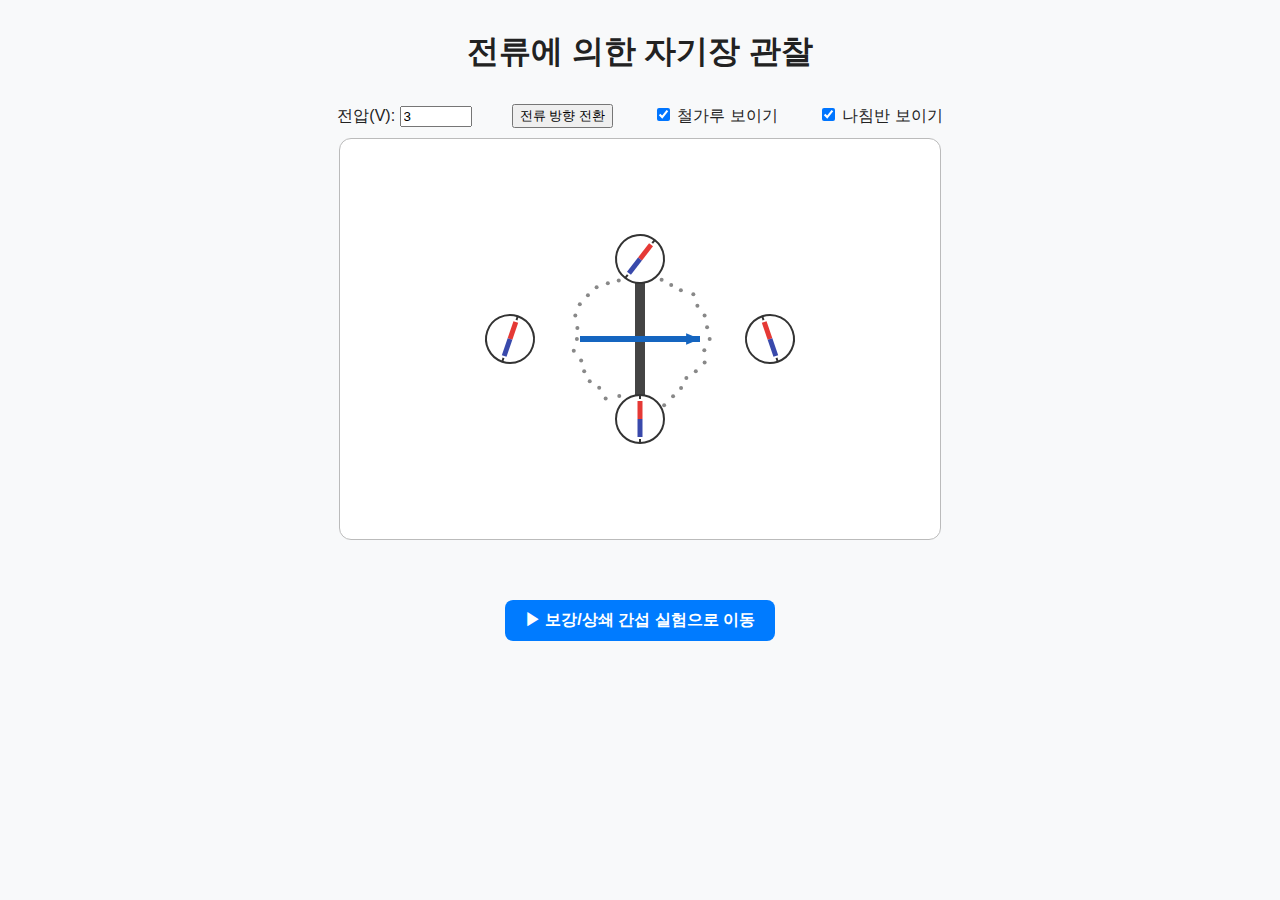
<file: index.html>
<!DOCTYPE html>
<html lang="ko">
<head>
  <meta charset="UTF-8">
  <title>전류에 의한 자기장 관찰</title>
  <link rel="stylesheet" href="magnetic field.css">
</head>
<body>
  <h1>전류에 의한 자기장 관찰</h1>
  <div class="controls">
    <label>
      전압(V):
      <input id="voltageInput" type="number" value="3" min="0" max="12" step="0.1">
    </label>
    <button id="directionBtn">전류 방향 전환</button>
    <label>
      <input type="checkbox" id="showIron" checked>
      철가루 보이기
    </label>
    <label>
      <input type="checkbox" id="showCompass" checked>
      나침반 보이기
    </label>
  </div>
  <div id="simulation">
    <canvas id="simCanvas" width="600" height="400"></canvas>
  </div>
  <div style="text-align:center; margin-bottom: 40px;">
    <a href="sound wave.html" class="nav-button">▶ 보강/상쇄 간섭 실험으로 이동</a>
  </div>
  <script src="magnetic field.js"></script>
</body>
</html>
</file>
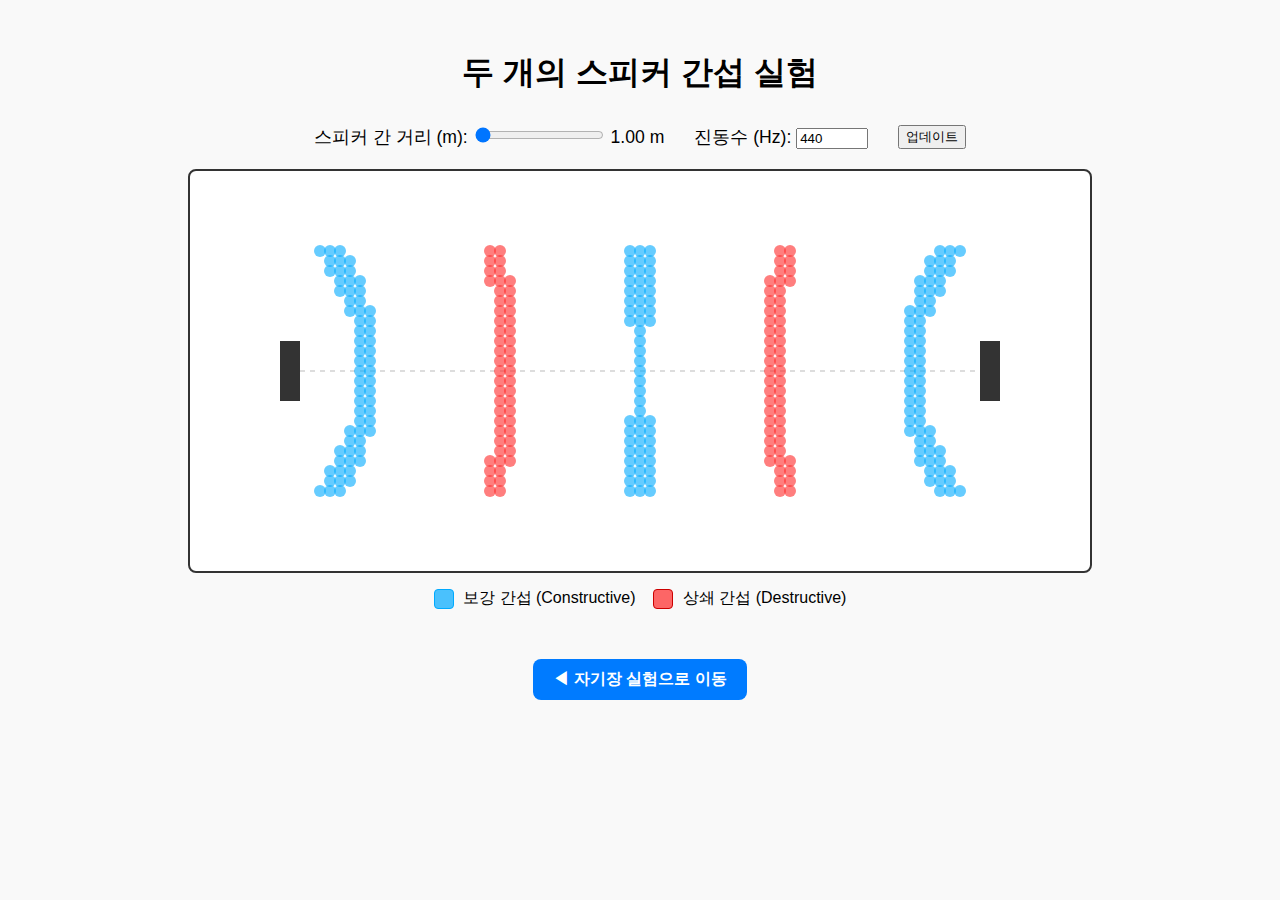
<file: sound wave.html>
<!DOCTYPE html>
<html lang="ko">
<head>
  <meta charset="UTF-8">
  <title>스피커 간섭 실험 시뮬레이터</title>
  <link rel="stylesheet" href="sound wave.css">
</head>
<body>
  <h1>두 개의 스피커 간섭 실험</h1>
  <div class="controls">
    <label>
      스피커 간 거리 (m): 
      <input type="range" id="distance" min="1" max="10" value="1" step="0.01" />
      <span id="distanceVal">1.00</span> m
    </label>
    <label>
      진동수 (Hz): 
      <input type="number" id="frequency" min="20" max="2000" value="440" />
    </label>
    <button id="updateBtn">업데이트</button>
  </div>
  <div id="canvasContainer">
    <canvas id="interferenceCanvas" width="900" height="400"></canvas>
  </div>
  <div class="legend">
    <span class="constructive"></span> 보강 간섭 (Constructive) &nbsp;&nbsp;
    <span class="destructive"></span> 상쇄 간섭 (Destructive)
  </div>
  <div style="text-align:center; margin-top: 30px;">
    <a href="index.html" class="nav-button">◀ 자기장 실험으로 이동</a>
  </div>
  <script src="sound wave.js"></script>
</body>
</html>
</file>
<file: magnetic field.css>
body {
  font-family: 'Noto Sans KR', Arial, sans-serif;
  background: #f8f9fa;
  color: #222;
  margin: 0;
  padding: 0;
}

h1 {
  text-align: center;
  margin-top: 30px;
}

.controls {
  display: flex;
  justify-content: center;
  align-items: center;
  gap: 40px;
  margin: 30px 0 10px 0;
}

#simulation {
  display: flex;
  justify-content: center;
}

#simCanvas {
  background: #fff;
  border: 1px solid #bbb;
  border-radius: 12px;
  margin-bottom: 40px;
}

.nav-button {
  display: inline-block;
  padding: 10px 20px;
  background-color: #007BFF;
  color: white;
  text-decoration: none;
  font-weight: bold;
  border-radius: 8px;
  transition: background-color 0.3s ease;
  margin-top: 20px;
}

.nav-button:hover {
  background-color: #0056b3;
}
</file>
<file: sound wave.css>
body {
  font-family: 'Segoe UI', Arial, sans-serif;
  background: #f9f9f9;
  margin: 0;
  padding: 30px;
  text-align: center;
}

h1 {
  margin-bottom: 30px;
}

.controls {
  margin-bottom: 20px;
  display: flex;
  flex-direction: row;
  justify-content: center;
  gap: 30px;
  align-items: center;
}

label {
  font-size: 1.1em;
}

#canvasContainer {
  display: flex;
  justify-content: center;
  margin-bottom: 15px;
}

#interferenceCanvas {
  background: #fff;
  border: 2px solid #333;
  border-radius: 8px;
}

.legend {
  margin-top: 8px;
  font-size: 1em;
}

.legend .constructive {
  display: inline-block;
  width: 18px;
  height: 18px;
  background: rgba(0,170,255,0.7);
  border: 1px solid #0af;
  vertical-align: middle;
  margin-right: 5px;
  border-radius: 4px;
}

.legend .destructive {
  display: inline-block;
  width: 18px;
  height: 18px;
  background: rgba(255,40,40,0.7);
  border: 1px solid #c00;
  vertical-align: middle;
  margin-right: 5px;
  border-radius: 4px;
}

.nav-button {
  display: inline-block;
  padding: 10px 20px;
  background-color: #007BFF;
  color: white;
  text-decoration: none;
  font-weight: bold;
  border-radius: 8px;
  transition: background-color 0.3s ease;
  margin-top: 20px;
}

.nav-button:hover {
  background-color: #0056b3;
}
</file>
